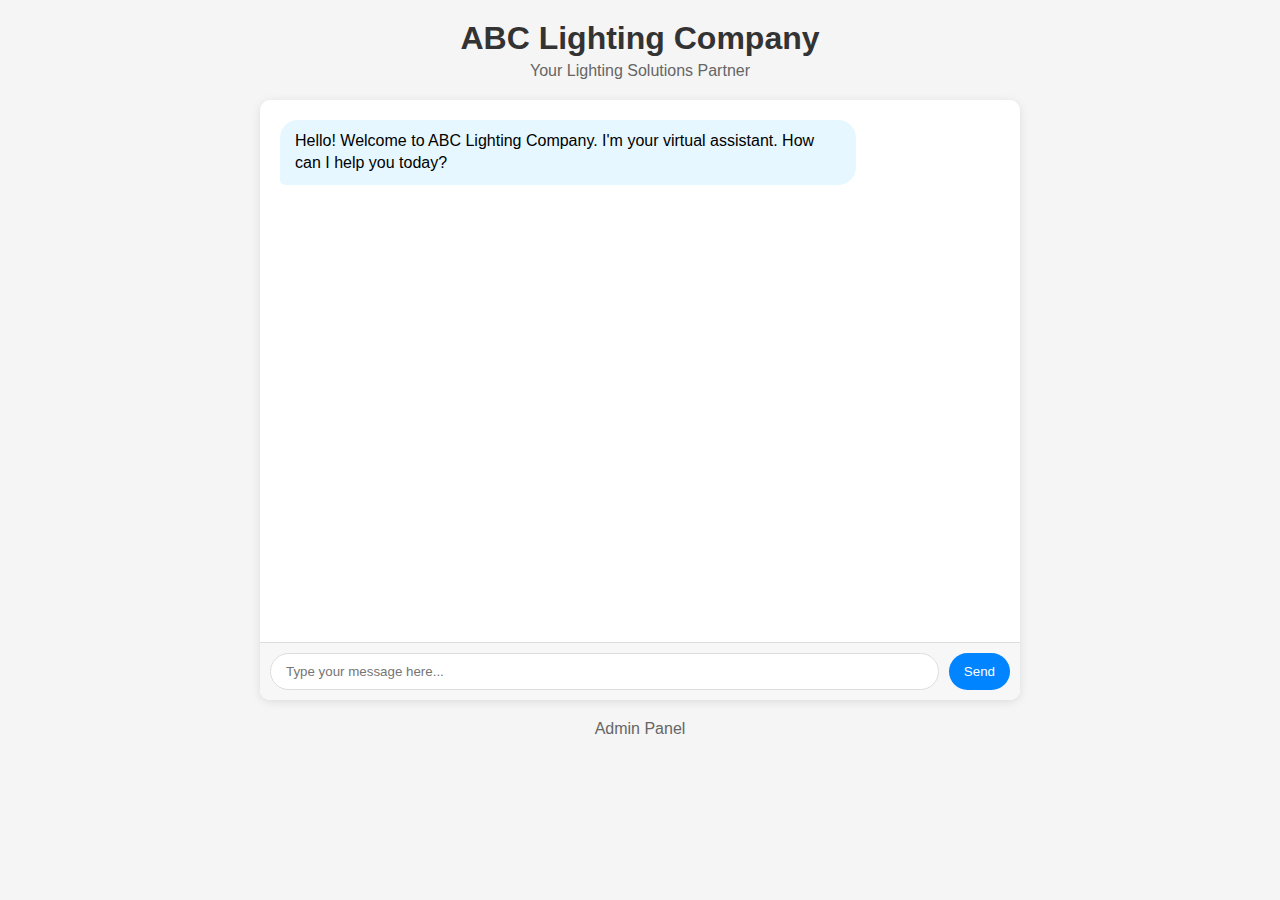
<file: index.html>
<!DOCTYPE html>
<html lang="en">
<head>
    <meta charset="UTF-8">
    <meta name="viewport" content="width=device-width, initial-scale=1.0">
    <title>ABC Lighting Company - Customer Service</title>
    <link rel="stylesheet" href="styles.css">
</head>
<body>
    <div class="container">
        <header>
            <h1>ABC Lighting Company</h1>
            <p>Your Lighting Solutions Partner</p>
        </header>
        
        <div class="chat-container">
            <div class="chat-messages" id="chat-messages">
                <!-- Messages will appear here -->
            </div>
            
            <div class="user-input">
                <input type="text" id="user-message" placeholder="Type your message here...">
                <button id="send-button">Send</button>
            </div>
        </div>
        
        <div class="admin-link">
            <a href="admin.html">Admin Panel</a>
        </div>
    </div>
    
    <script src="data.js"></script>
    <script src="chat.js"></script>
</body>
</html>
</file>
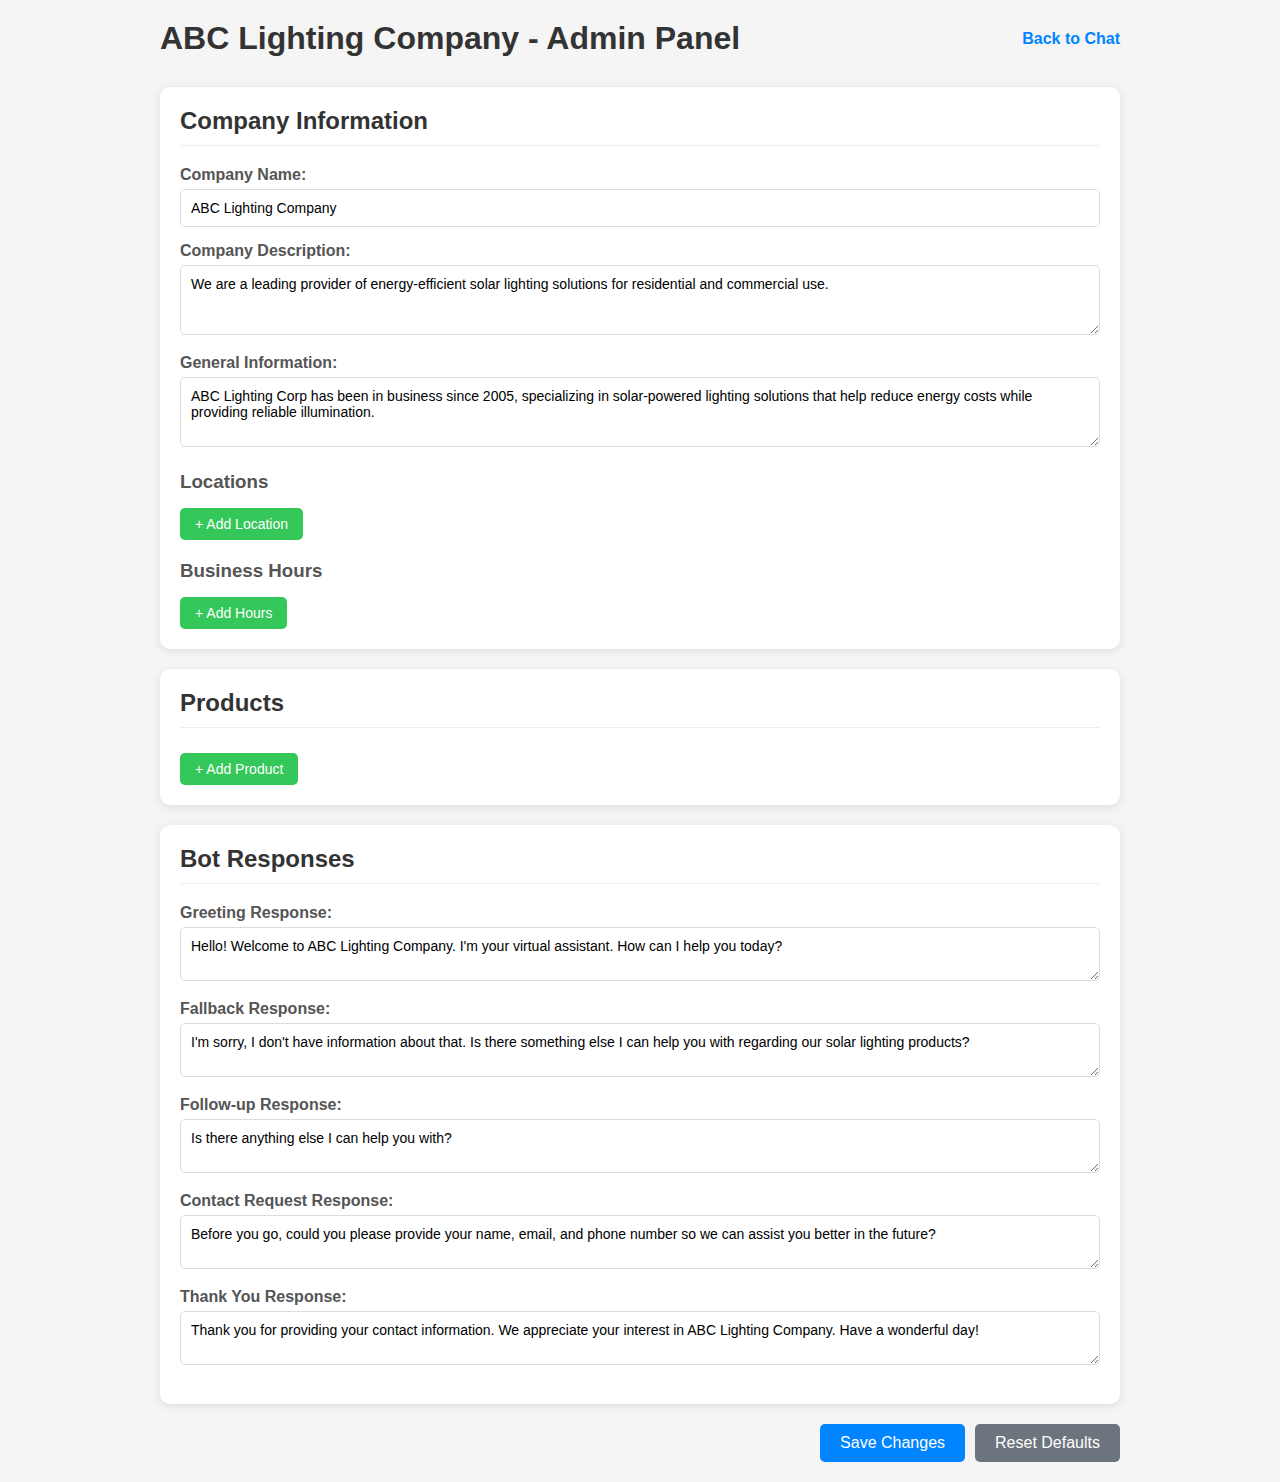
<file: admin.html>
<!DOCTYPE html>
<html lang="en">
<head>
    <meta charset="UTF-8">
    <meta name="viewport" content="width=device-width, initial-scale=1.0">
    <title>ABC Lighting Company - Admin Panel</title>
    <link rel="stylesheet" href="admin.css">
</head>
<body>
    <div class="container">
        <header>
            <h1>ABC Lighting Company - Admin Panel</h1>
            <a href="index.html" class="back-link">Back to Chat</a>
        </header>
        
        <div class="admin-section">
            <h2>Company Information</h2>
            <div class="form-group">
                <label for="company-name">Company Name:</label>
                <input type="text" id="company-name" value="ABC Lighting Company">
            </div>
            
            <div class="form-group">
                <label for="company-description">Company Description:</label>
                <textarea id="company-description" rows="3">We are a leading provider of energy-efficient solar lighting solutions for residential and commercial use.</textarea>
            </div>
            
            <div class="form-group">
                <label for="company-general-info">General Information:</label>
                <textarea id="company-general-info" rows="3">ABC Lighting Corp has been in business since 2005, specializing in solar-powered lighting solutions that help reduce energy costs while providing reliable illumination.</textarea>
            </div>
            
            <h3>Locations</h3>
            <div id="locations-container">
                <!-- Location fields will be added here dynamically -->
            </div>
            <button id="add-location" class="add-button">+ Add Location</button>
            
            <h3>Business Hours</h3>
            <div id="hours-container">
                <!-- Hours fields will be added here dynamically -->
            </div>
            <button id="add-hours" class="add-button">+ Add Hours</button>
        </div>
        
        <div class="admin-section">
            <h2>Products</h2>
            <div id="products-container">
                <!-- Product fields will be added here dynamically -->
            </div>
            <button id="add-product" class="add-button">+ Add Product</button>
        </div>
        
        <div class="admin-section">
            <h2>Bot Responses</h2>
            
            <div class="form-group">
                <label for="greeting-response">Greeting Response:</label>
                <textarea id="greeting-response" rows="2">Hello! Welcome to ABC Lighting Company. I'm your virtual assistant. How can I help you today?</textarea>
            </div>
            
            <div class="form-group">
                <label for="fallback-response">Fallback Response:</label>
                <textarea id="fallback-response" rows="2">I'm sorry, I don't have information about that. Is there something else I can help you with regarding our solar lighting products?</textarea>
            </div>
            
            <div class="form-group">
                <label for="followup-response">Follow-up Response:</label>
                <textarea id="followup-response" rows="2">Is there anything else I can help you with?</textarea>
            </div>
            
            <div class="form-group">
                <label for="contact-request-response">Contact Request Response:</label>
                <textarea id="contact-request-response" rows="2">Before you go, could you please provide your name, email, and phone number so we can assist you better in the future?</textarea>
            </div>
            
            <div class="form-group">
                <label for="thank-you-response">Thank You Response:</label>
                <textarea id="thank-you-response" rows="2">Thank you for providing your contact information. We appreciate your interest in ABC Lighting Company. Have a wonderful day!</textarea>
            </div>
        </div>
        
        <div class="action-buttons">
            <button id="save-button" class="primary-button">Save Changes</button>
            <button id="reset-button" class="secondary-button">Reset Defaults</button>
        </div>
    </div>
    
    <script src="admin.js"></script>
</body>
</html>
</file>
<file: styles.css>
* {
    margin: 0;
    padding: 0;
    box-sizing: border-box;
    font-family: Arial, sans-serif;
}

body {
    background-color: #f5f5f5;
}

.container {
    max-width: 800px;
    margin: 0 auto;
    padding: 20px;
}

header {
    text-align: center;
    margin-bottom: 20px;
}

header h1 {
    color: #333;
    margin-bottom: 5px;
}

header p {
    color: #666;
}

.chat-container {
    background-color: #fff;
    border-radius: 10px;
    box-shadow: 0 2px 10px rgba(0, 0, 0, 0.1);
    overflow: hidden;
    height: 600px;
    display: flex;
    flex-direction: column;
}

.chat-messages {
    flex: 1;
    padding: 20px;
    overflow-y: auto;
}

.message {
    margin-bottom: 15px;
    max-width: 80%;
    padding: 10px 15px;
    border-radius: 18px;
    line-height: 1.4;
}

.bot-message {
    background-color: #e6f7ff;
    margin-right: auto;
    border-bottom-left-radius: 5px;
}

.user-message {
    background-color: #dcf8c6;
    margin-left: auto;
    border-bottom-right-radius: 5px;
    text-align: right;
}

.user-input {
    display: flex;
    padding: 10px;
    background-color: #f7f7f7;
    border-top: 1px solid #ddd;
}

.user-input input {
    flex: 1;
    padding: 10px 15px;
    border: 1px solid #ddd;
    border-radius: 20px;
    outline: none;
}

.user-input button {
    margin-left: 10px;
    padding: 10px 15px;
    background-color: #0084ff;
    color: white;
    border: none;
    border-radius: 20px;
    cursor: pointer;
}

.user-input button:hover {
    background-color: #0073e6;
}

.admin-link {
    text-align: center;
    margin-top: 20px;
}

.admin-link a {
    color: #666;
    text-decoration: none;
}

.admin-link a:hover {
    text-decoration: underline;
}

.image-message {
    padding: 8px;
    background-color: #e6f7ff;
    border-radius: 10px;
    display: inline-block;
    width: auto;
    max-width: 60%;
}

.image-message img {
    max-width: 100%;
    border-radius: 8px;
    display: block;
    margin: 0 auto;
    max-height: 300px;
}
</file>
<file: admin.css>
* {
    margin: 0;
    padding: 0;
    box-sizing: border-box;
    font-family: Arial, sans-serif;
}

body {
    background-color: #f5f5f5;
}

.container {
    max-width: 1000px;
    margin: 0 auto;
    padding: 20px;
}

header {
    display: flex;
    justify-content: space-between;
    align-items: center;
    margin-bottom: 30px;
}

header h1 {
    color: #333;
}

.back-link {
    color: #0084ff;
    text-decoration: none;
    font-weight: bold;
}

.back-link:hover {
    text-decoration: underline;
}

.admin-section {
    background-color: #fff;
    border-radius: 10px;
    box-shadow: 0 2px 10px rgba(0, 0, 0, 0.1);
    padding: 20px;
    margin-bottom: 20px;
}

.admin-section h2 {
    color: #333;
    margin-bottom: 20px;
    padding-bottom: 10px;
    border-bottom: 1px solid #eee;
}

.admin-section h3 {
    color: #555;
    margin: 20px 0 10px;
}

.form-group {
    margin-bottom: 15px;
}

.form-group label {
    display: block;
    margin-bottom: 5px;
    color: #555;
    font-weight: bold;
}

.form-group input,
.form-group textarea,
.form-group select {
    width: 100%;
    padding: 10px;
    border: 1px solid #ddd;
    border-radius: 5px;
    font-size: 14px;
}

.form-group textarea {
    resize: vertical;
}

.location-item,
.hours-item,
.product-item {
    background-color: #f9f9f9;
    border-radius: 5px;
    padding: 15px;
    margin-bottom: 15px;
    position: relative;
}

.product-item {
    border-left: 4px solid #0084ff;
}

.remove-button {
    position: absolute;
    top: 10px;
    right: 10px;
    background-color: #ff3b30;
    color: white;
    border: none;
    border-radius: 50%;
    width: 24px;
    height: 24px;
    font-size: 14px;
    cursor: pointer;
    display: flex;
    align-items: center;
    justify-content: center;
}

.remove-button.small {
    position: relative;
    top: auto;
    right: auto;
    width: 20px;
    height: 20px;
    font-size: 12px;
    margin-left: 8px;
}

.add-button {
    background-color: #34c759;
    color: white;
    border: none;
    border-radius: 5px;
    padding: 8px 15px;
    font-size: 14px;
    cursor: pointer;
    margin-top: 5px;
}

.add-button.small {
    padding: 4px 8px;
    font-size: 12px;
}

.action-buttons {
    display: flex;
    justify-content: flex-end;
    gap: 10px;
    margin-top: 20px;
}

.primary-button {
    background-color: #0084ff;
    color: white;
    border: none;
    border-radius: 5px;
    padding: 10px 20px;
    font-size: 16px;
    cursor: pointer;
}

.secondary-button {
    background-color: #6c757d;
    color: white;
    border: none;
    border-radius: 5px;
    padding: 10px 20px;
    font-size: 16px;
    cursor: pointer;
}

.product-specifications,
.product-features,
.product-image-urls {
    margin-top: 10px;
}

.specification-item,
.feature-item,
.image-url-item {
    display: flex;
    margin-bottom: 5px;
    align-items: center;
}

.specification-item input:first-child {
    width: 30%;
    margin-right: 10px;
}

.specification-item input:last-child {
    width: 70%;
}

.image-previews-container {
    margin-top: 15px;
    display: flex;
    flex-wrap: wrap;
    gap: 10px;
}

.image-preview {
    max-width: 200px;
    max-height: 150px;
    border: 1px solid #ddd;
    border-radius: 5px;
    padding: 5px;
    margin-bottom: 10px;
}

.image-preview img {
    max-width: 100%;
    max-height: 140px;
    display: block;
}

.image-url-item input {
    flex: 1;
}
</file>
